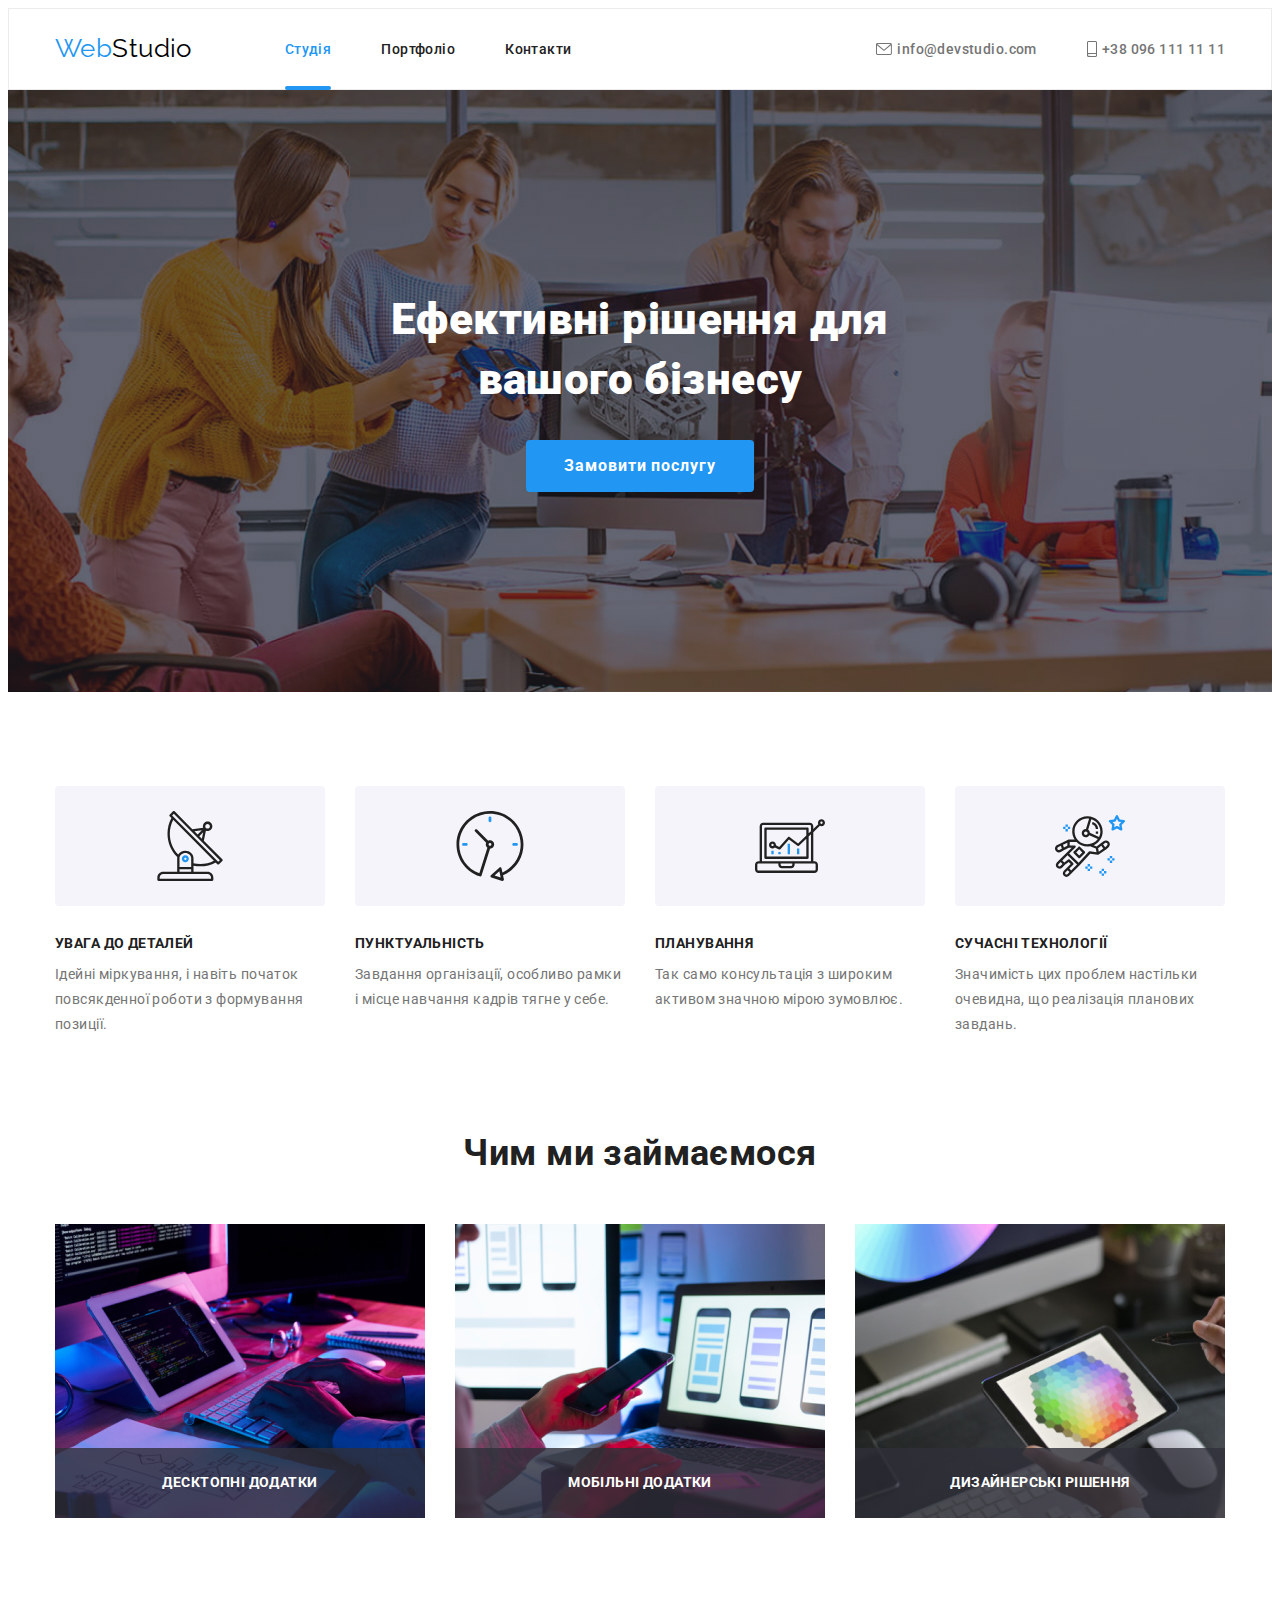
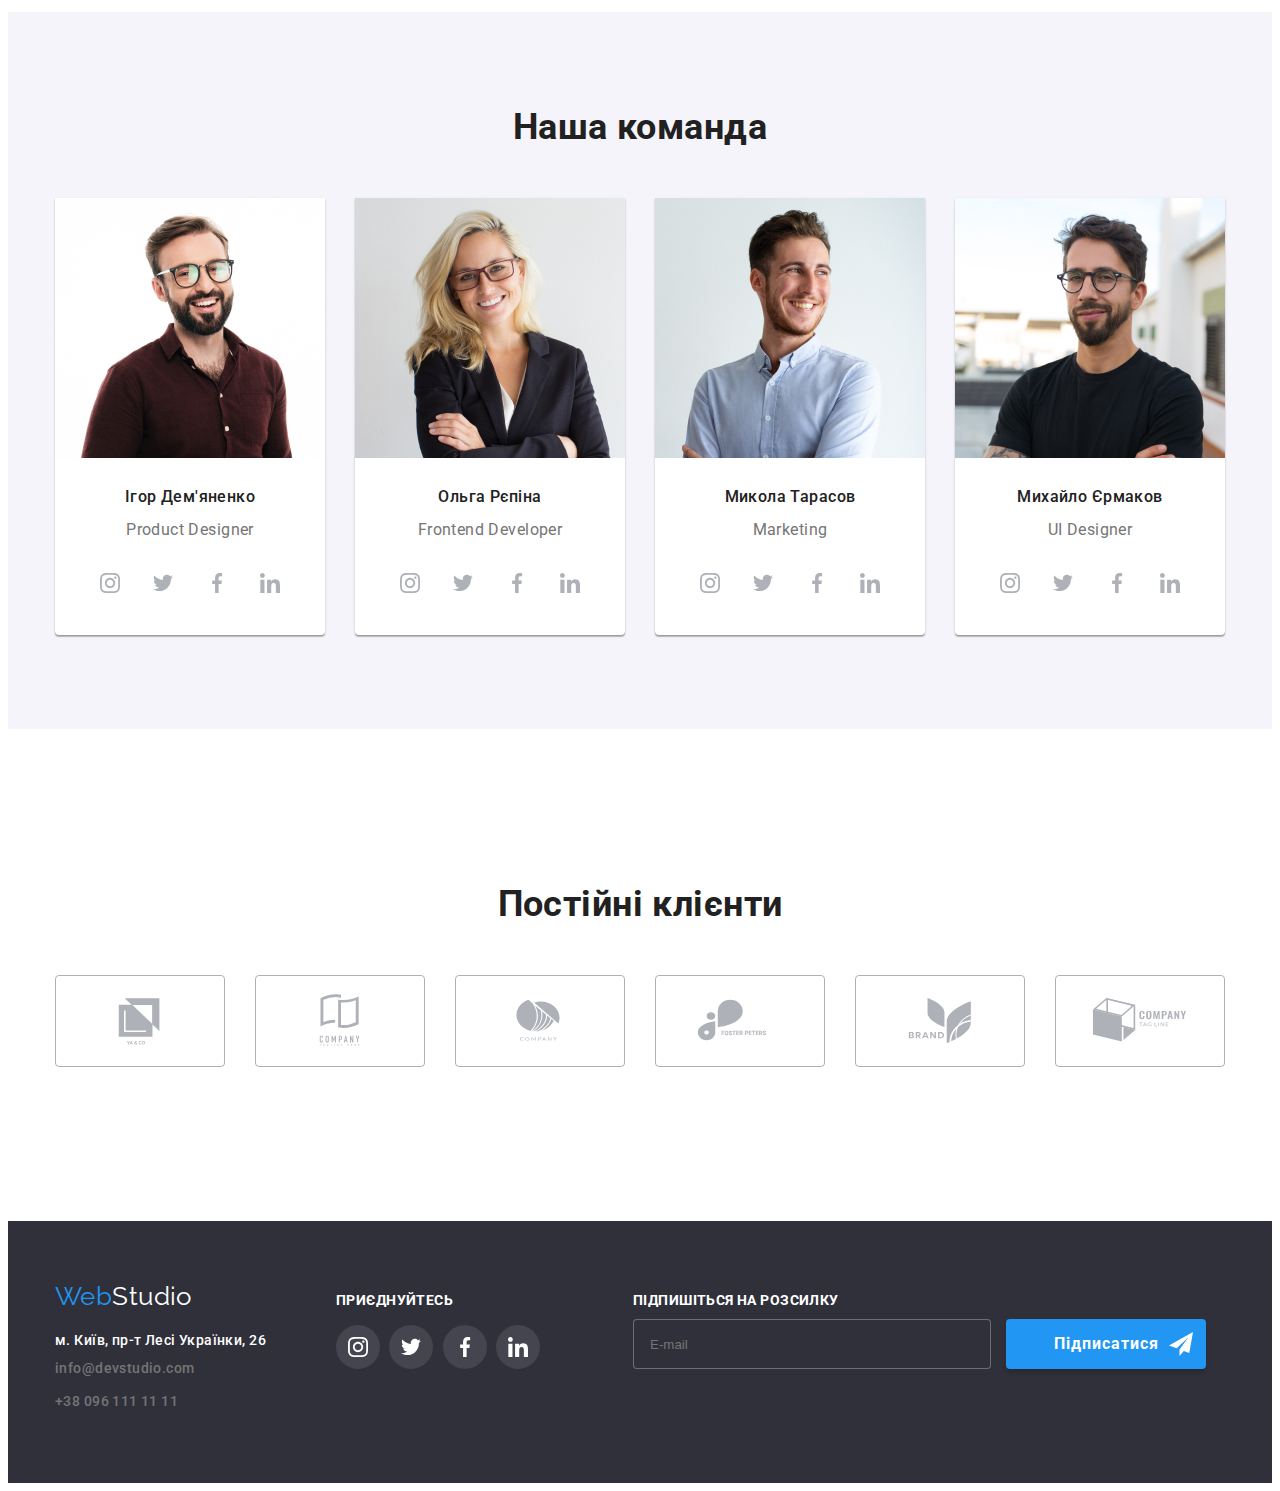
<file: index.html>
<!DOCTYPE html>
<html lang="uk">
  <head>
    <meta charset="UTF-8" />
    <meta http-equiv="X-UA-Compatible" content="IE=edge" />
    <meta name="viewport" content="width=device-width, initial-scale=1.0" />
    <link rel="preconnect" href="https://fonts.googleapis.com" />
    <link rel="preconnect" href="https://fonts.gstatic.com" crossorigin />
    <link
      href="https://fonts.googleapis.com/css2?family=Raleway:wght@700&family=Roboto:wght@400;500;700;900&display=swap"
      rel="stylesheet"
    />
    <link
      rel="stylesheet"
      href="https://cdnjs.cloudflare.com/ajax/libs/modern-normalize/1.1.0/modern-normalize.min.css"
      integrity="sha512-wpPYUAdjBVSE4KJnH1VR1HeZfpl1ub8YT/NKx4PuQ5NmX2tKuGu6U/JRp5y+Y8XG2tV+wKQpNHVUX03MfMFn9Q=="
      crossorigin="anonymous"
      referrerpolicy="no-referrer"
    />
    <link rel="stylesheet" href="./css/main.min.css" />
    <title>Document</title>
  </head>

  <body>
<!--Header-->
    <header class="line">
      <div class="container main-nav">
        <a class="logo" href="./index.html" lang="en"
          >Web<span class="logo-studio">Studio</span></a
        >
        <nav>
          <ul class="site-nav">
            <li class="site-nav__item">
              <a class="site-nav__current-link" href="./index.html"> Студія</a>
            </li>
            <li class="site-nav__item">
              <a class="site-nav__link" href="./portfolio.html"> Портфоліо</a>
            </li>
            <li class="site-nav__item">
              <a class="site-nav__link" href="contacts"> Контакти</a>
            </li>
          </ul>
        </nav>
        <ul class="contact-nav">
          <li class="contact-nav__item">
            <a class="contact-nav__link" href="mailto:info@devstudio.com">
             <svg width="16" height="12" class="contact-nav__icon">
              <use href="./images/icons.svg#mail"></use>
             </svg>
              info@devstudio.com</a>
          </li>
          <li class="contact-nav__item">
            <a class="contact-nav__link" href="tel:+380961111111">
              <svg width="10" height="16" class="contact-nav__icon">
                <use href="./images/icons.svg#smartphone"></use>
              </svg> +38 096 111 11 11</a>
          </li>
        </ul>
          <button class="menu-mobile__button js-open-menu" >
          <svg class="menu-mobile__icon" width="44" height="44">
            <use href="./images/icons.svg#menu-mobile"></use>
          </svg></button>
      </div>
    </header>

<!--Main content-->
    <main>
<!--Hero-->
      <section class="hero">
        <h1 class="hero__title">Ефективні рішення для <br />вашого бізнесу</h1>
        <button type="button" class="hero__button" data-modal-open >Замовити послугу</button>
      </section>

<!-- Особливості-->
      <section class="sections features-section">
        <div class="container">
          <h2 class="visually-hidden">Переваги</h2>
          <ul class="features">
            <li class="features__item">
              <div class="features__icon-block">
                <svg width="70" height="70" class="features__icon">
                  <use href="./images/icons.svg#antenna"></use>
                </svg></div>
                <h3 class="features__title">увага до деталей</h3>
                    <p class="features-text">
                 Ідейні міркування, і навіть початок повсякденної роботи з
                 формування позиції.
                   </p>
            </li>
            <li class="features__item">
             <div class="features__icon-block">
              <svg width="70" height="70" class="features__icon">
                <use href="./images/icons.svg#clock"></use>
              </svg>
             </div> 
             <h3 class="features__title">пунктуальність</h3>
              <p class="features-text">
                Завдання організації, особливо рамки і місце навчання кадрів
                тягне у себе.
              </p>
            </li>
            <li class="features__item">
               <div class="features__icon-block">
                <svg width="70" height="70" class="features__icon">
                <use href="./images/icons.svg#diagram"></use>
              </svg></div>
              <h3 class="features__title">планування</h3>
              <p class="features-text">
                Так само консультація з широким активом значною мірою зумовлює.
              </p>
            </li>
            <li class="features__item">
              <div class="features__icon-block">
                <svg width="70" height="70" class="features__icon">
                <use href="./images/icons.svg#astronaut"></use>
              </svg></div>
              <h3 class="features__title">сучасні технології</h3>
              <p class="features-text">
                Значимість цих проблем настільки очевидна, що реалізація
                планових завдань.
              </p>
            </li>
          </ul>
        </div>
      </section>

<!-- Опис діяльності -->
      <section class="sections activity__section">
        <div class="container">
          <h2 class="title">Чим ми займаємося</h2>
          <ul class="activity">
            <li class="activity__item">
              <div class="activity__img">
                <picture>
                  <source 
                    media="(min-width: 1200px )" 
                    srcset="images\feature\imgact1x.jpg 1x, images\feature\imgact2x.jpg 2x" 
                    type="image/jpg">
                  <img 
                src="./images/feature/desctop.jpg"
                alt="Десктопні додатки"
                width="370"
              /></picture>
              <p class="activity__overlay">десктопні додатки</p>
              </div>         
            </li>
            <li class="activity__item">
              <div class="activity__img">
                <picture>
                  <source 
                    media="(min-width: 1200px )" 
                    srcset="images\feature\imgact1x-1.jpg 1x, images\feature\imgact2x-1.jpg 2x" 
                    type="image/jpg"> <img
                src="./images/feature/apps.jpg"
                alt="мобільні додатки"
                width="370"
              /></picture>
              <p class="activity__overlay">мобільні додатки</p>
              </div>
            </li>
            <li class="activity__item">
              <div class="activity__img">
                <picture>
                  <source 
                    media="(min-width: 1200px )" 
                    srcset="images\feature\imgact1x-2.jpg 1x, images\feature\imgact2x-2.jpg 2x" 
                    type="image/jpg"><img
                src="./images/feature/design.jpg"
                alt="дизайнерські рішення"
                width="370"
              /></picture>
              <p class="activity__overlay">дизайнерські рішення</p>
              </div>
            </li>
          </ul>
        </div>
      </section>

<!--Команда-->
      <section class="sections team-bgc">
        <div class="container team-part">
          <h2 class="title">Наша команда</h2>
          <ul class="team">
            <li class="team__item">
              <picture>
                <source media="(min-width: 1200px)" 
                        srcset="images/team/proddesc1x270.jpg 1x, images/team/proddesc2x540.jpg 2x" 
                        type="image/jpg">
                <source media="(min-width: 768px)" 
                        srcset="images/team/prodtab1x354.jpg 1x, images/team/prodtab2x708.jpg 2x" 
                        type="image/jpg">
                <source media="(min-width: 480px)" 
                        srcset="images/team/prodmob1x450.jpg 1x, images/team/prodmob2x900.jpg 2x" 
                        type="image/jpg">
                <source media="(min-width: 320px)" 
                        srcset="images/team/proddesc1x270.jpg 1x, images/team/proddesc2x540.jpg 2x" 
                        type="image/jpg">
              <img
                src="./images/team/proddesc1x270.jpg"
                alt="Дизайнер продукту"
                loading="lazy"
              /></picture>
              <div class="team__description">
                <h3 class="team__name">Ігор Дем'яненко</h3>
              <p>Product Designer</p>
            <ul class="socials">
              <li class="socials__item"><a class="socials__link" href=""><svg class="socials__icon" width="20" height="20" ><use href="./images/icons.svg#instagram"></use></svg></a></li>
              <li class="socials__item"><a class="socials__link" href=""><svg class="socials__icon" width="20" height="20"><use href="./images/icons.svg#twitter"></use></svg></a></li>
              <li class="socials__item"><a class="socials__link" href=""><svg class="socials__icon" width="20" height="20"><use href="./images/icons.svg#facebook"></use></svg></a></li>
              <li class="socials__item"><a class="socials__link" href=""><svg class="socials__icon" width="20" height="20"><use href="./images/icons.svg#linkedin"></use></svg></a></li>
            </ul></div>
            </li>
            <li class="team__item">
              <picture>
                <source media="(min-width: 1200px)" 
                        srcset="images/team/deVdesc1x270.jpg 1x, images/team/deVdesc2x540.jpg 2x" 
                        type="image/jpg">
                <source media="(min-width: 768px)" 
                        srcset="images/team/deVtab1x354.jpg 1x, images/team/deVtab2x708.jpg 2x" 
                        type="image/jpg">
                <source media="(min-width: 480px)" 
                        srcset="images/team/deVmob1x450.jpg 1x, images/team/deVmob2x900.jpg 2x" 
                        type="image/jpg">
                <source media="(min-width: 320px)" 
                        srcset="images/team/deVdesc1x270.jpg 1x, images/team/deVdesc2x540.jpg 2x" 
                        type="image/jpg">
              <img
                src="./images/team/deVdesc1x270.jpg"
                alt="Фронтенд розробник"
                 loading="lazy"
              /></picture>
             <div class="team__description"> <h3 class="team__name">Ольга Рєпіна</h3>
              <p>Frontend Developer</p>
            <ul class="socials">
              <li class="socials__item"><a class="socials__link" href=""><svg class="socials__icon" width="20" height="20" ><use href="./images/icons.svg#instagram"></use></svg></a></li>
              <li class="socials__item"><a class="socials__link" href=""><svg class="socials__icon" width="20" height="20"><use href="./images/icons.svg#twitter"></use></svg></a></li>
              <li class="socials__item"><a class="socials__link" href=""><svg class="socials__icon" width="20" height="20"><use href="./images/icons.svg#facebook"></use></svg></a></li>
              <li class="socials__item"><a class="socials__link" href=""><svg class="socials__icon" width="20" height="20"><use href="./images/icons.svg#linkedin"></use></svg></a></li>
            </ul></div>
            </li>
            <li class="team__item">
              <picture>
                <source media="(min-width: 1200px)" 
                        srcset="images/team/mardesc1x270.jpg 1x, images/team/mardesc2x540.jpg 2x" 
                        type="image/jpg">
                <source media="(min-width: 768px)" 
                        srcset="images/team/martab1x354.jpg 1x, images/team/martab2x708.jpg 2x" 
                        type="image/jpg">
                <source media="(min-width: 480px)" 
                        srcset="images/team/marmob1x450.jpg 1x, images/team/marmob2x900.jpg 2x" 
                        type="image/jpg">
                <source media="(min-width: 320px)" 
                        srcset="images/team/mardesc1x270.jpg 1x, images/team/mardesc2x540.jpg 2x" 
                        type="image/jpg">
              <img
                src="./images/team//mardesc1x270.jpg"
                alt="Маркетинг"
                 loading="lazy"
              /></picture>
              <div class="team__description"> 
                <h3 class="team__name">Микола Тарасов</h3>
              <p>Marketing</p>
            <ul class="socials">
              <li class="socials__item"><a class="socials__link" href=""><svg class="socials__icon" width="20" height="20" ><use href="./images/icons.svg#instagram"></use></svg></a></li>
              <li class="socials__item"><a class="socials__link" href=""><svg class="socials__icon" width="20" height="20"><use href="./images/icons.svg#twitter"></use></svg></a></li>
              <li class="socials__item"><a class="socials__link" href=""><svg class="socials__icon" width="20" height="20"><use href="./images/icons.svg#facebook"></use></svg></a></li>
              <li class="socials__item"><a class="socials__link" href=""><svg class="socials__icon" width="20" height="20"><use href="./images/icons.svg#linkedin"></use></svg></a></li>
            </ul></div>
              </li>
            <li class="team__item">
              <picture>
                <source media="(min-width: 1200px)" 
                        srcset="images/team/desdesc1x270.jpg 1x, images/team/desdesc2x540.jpg 2x" 
                        type="image/jpg">
                <source media="(min-width: 768px)" 
                        srcset="images/team/destab1x354.jpg 1x, images/team/destab2x708.jpg 2x" 
                        type="image/jpg">
                <source media="(min-width: 480px)" 
                        srcset="images/team/desmob1x450.jpg 1x, images/team/desmob2x900.jpg 2x" 
                        type="image/jpg">
                <source media="(min-width: 320px)" 
                        srcset="images/team/desdesc1x270.jpg 1x, images/team/desdesc2x540.jpg 2x" 
                        type="image/jpg">    
              <img
                src="./images/team/desdesc1x270.jpg"
                alt="Дизайнер інтерфейсу"
                 loading="lazy"
              /></picture>
              <div class="team__description">
                <h3 class="team__name">Михайло Єрмаков</h3>
              <p>UI Designer</p>
            <ul class="socials">
              <li class="socials__item"><a class="socials__link" href=""><svg class="socials__icon" width="20" height="20" ><use href="./images/icons.svg#instagram"></use></svg></a></li>
              <li class="socials__item"><a class="socials__link" href=""><svg class="socials__icon" width="20" height="20"><use href="./images/icons.svg#twitter"></use></svg></a></li>
              <li class="socials__item"><a class="socials__link" href=""><svg class="socials__icon" width="20" height="20"><use href="./images/icons.svg#facebook"></use></svg></a></li>
              <li class="socials__item"><a class="socials__link" href=""><svg class="socials__icon" width="20" height="20"><use href="./images/icons.svg#linkedin"></use></svg></a></li>
            </ul></div>
            </li>
          </ul>
        </div>
      </section>
<!-- Клієнти -->
      <section class="sections">
        <div class="container clients-part">
          <h2 class="title">Постійні клієнти</h2>
        <ul class="clients">
          <li class="clients__item"><a class="clients__link" href=""><svg width="106" height="60" >
            <use href="./images/icons.svg#logo-1"></use>
          </svg></a></li>
          <li class="clients__item"><a class="clients__link" href=""><svg width="106" height="60" >
            <use href="./images/icons.svg#logo-2"></use>
          </svg></a></li>
          <li class="clients__item"><a class="clients__link" href=""><svg width="106" height="60" >
            <use href="./images/icons.svg#logo-3"></use>
          </svg></a></li>
          <li class="clients__item"><a class="clients__link" href=""><svg width="106" height="60" >
            <use href="./images/icons.svg#logo-4"></use>
          </svg></a></li>
          <li class="clients__item"><a class="clients__link" href=""><svg width="106" height="60" >
            <use href="./images/icons.svg#logo-5"></use>
          </svg></a></li>
          <li class="clients__item"><a class="clients__link" href=""><svg width="106" height="60" >
            <use href="./images/icons.svg#logo-6"></use>
          </svg></a></li>
        </ul>
      </div>
      </section>
    </main>

<!-- Footer -->
    <footer class="footer">
      <div class="container footer-nav"> 
         <div class="footer__navigation">  
          <a class="logo footer__logo" href="portfolio.html" lang="en"
          >Web<span class="footer__logo-studio">Studio</span></a>
       <address>
          <ul>
            <li class="footer__item">
              <a class="footer__contacts address" href="#"> м. Київ, пр-т Лесі Українки, 26</a>
            </li>
            <li class="footer__item">
              <a class="footer__contacts" href="mailto:info@devstudio.com">
                info@devstudio.com</a
              >
            </li>
            <li class="footer__item">
              <a class="footer__contacts" href="tel:+380961111111">
                +38 096 111 11 11</a
              >
            </li>
          </ul>
        </address>
      </div> 
        <div class="footer-socials">
          <p class="join">Приєднуйтесь</p>
        <ul class="footer__socials-list">
          <li class="socials__item"><a class="footer__socials-link" href="#"><svg class="socials-icon" width="20" height="20" ><use href="./images/icons.svg#instagram"></use></svg></a></li>
          <li class="socials__item"><a class="footer__socials-link" href="#"><svg class="socials-icon" width="20" height="20" ><use href="./images/icons.svg#twitter"></use></svg></a></li>
          <li class="socials__item"><a class="footer__socials-link" href="#"><svg class="socials-icon" width="20" height="20" ><use href="./images/icons.svg#facebook"></use></svg></a></li>
          <li class="socials__item"><a class="footer__socials-link" href="#"><svg class="socials-icon" width="20" height="20" ><use href="./images/icons.svg#linkedin"></use></svg></a></li>
        </ul>
      </div>  
      <div class="footer-subscribe">
        <form class="footer-subscribe__form" name="subscribe-form">
          <p class="join">Підпишіться на розсилку</p>
            <input name="mail"
          id="mail" 
          type="email" 
          placeholder="E-mail"
          class="footer__subscribe-input"
          >
            <button type="submit" class="footer__button">Підписатися 
              <span>
            <svg class="icon-send" width="24" height="24">
              <use href="./images/icons.svg#send"></use>
            </svg>
         </span></button>
        </form>
      </div>
      </div>
    </footer>
    <div class="backdrop is-hidden" data-modal>
          <div class="modal">
           <button class="modal-close" data-modal-close><svg width="18" height="18">
            <use href="./images/icons.svg#close"></use>
           </svg></button>
           <form name="form-personal-data" class="modal-form">
            <p class="modal-form__title">Залиште свої дані, ми вам передзвонимо</p>
            <label for="user-name" class="modal-form__input-label">Ім'я</label>
            <div class="modal-form__block"> 
            <input name="user-name" 
                   id="user-name"
                   type="text" 
                   class="modal-form__input" 
                   >
                   <svg class="modal-form__icon" width="18" height="18">
                    <use href="./images/icons.svg#person"></use>
                   </svg></div>
            <label for="user-tel" class="modal-form__input-label">Номер</label>
           <div class="modal-form__block"> 
            <input name="user-tel" 
                   id="user-tel"
                   type="tel" 
                   class="modal-form__input" 
                  >
                  <svg class="modal-form__icon" width="18" height="18">
                    <use href="./images/icons.svg#phone"></use>
                   </svg></div>
            <label for="user-mail" class="modal-form__input-label">Пошта</label>
            <div class="modal-form__block"> 
            <input name="user-mail" 
                   id="user-mail"
                   type="email" 
                   class="modal-form__input" 
                  >
                  <svg class="modal-form__icon" width="18" height="18">
                    <use href="./images/icons.svg#email"></use>
                   </svg></div>
            <label for="comment"  class="modal-form__input-label">Коментар</label>
            <textarea name="comment" 
                      id="comment"
                      placeholder="Введіть текст"
                      class="modal-form__comment"></textarea>
            <label for="terms" class="modal-form__terms">
              <input type="checkbox"
                   id="terms" 
                   name="terms" 
                   value="terms"
                   class="terms-input visually-hidden">
            <span class="terms-check">
              <svg class="check-icon" width="20" height="15">
                <use href="./images/icons.svg#check"></use>
              </svg>
            </span>
            <span>Погоджуюся з розсилкою та приймаю <a class="terms-link" href="#">Умови договору</a></span>
            </label>
           <button type="submit" class="modal-button">Відправити</button>
           </form>
          </div>
        </div>
        <div class="menu-container js-menu-container" id="menu-container">
          <button class="menu__button-close js-close-menu" >
            <svg class="menu__icon" width="25" height="25" >
              <use href="./images/icons.svg#close"></use>
            </svg></button>
          <ul class="menu__list">
            <li class="menu__item"><a href="./index.html" class="menu__link">Студія</a></li>
            <li class="menu__item"><a href="./portfolio.html" class="menu__link">Портфоліо</a></li>
            <li class="menu__item"><a href="contacts" class="menu__link">Контакти</a></li>
          </ul>
          <div class="menu__nav">
         <ul class="menu__contacts">
            <li class="menu__contacts-item"><a href="tel:+380961111111" class="menu__contacts-link">+38 096 111 11 11</a></li>
            <li class="menu__contacts-item"><a href="mailto:info@devstudio.com" class="menu__contacts-link email">info@devstudio.com</a></li>
         </ul>
          <ul class="menu__socials">
            <li class="menu__socials-item"><a href="" class="menu__socials-link">Instagram</a></li>
            <li class="menu__socials-item"><a href="" class="menu__socials-link">Twitter</a></li>
            <li class="menu__socials-item"><a href="" class="menu__socials-link">Facebook</a></li>
            <li class="menu__socials-item"><a href="" class="menu__socials-link">LinkedIn</a></li>
          </ul>
        </div>
        </div>
      </div>
    <script src="./js/modal.js"></script>
    <script src="./js/menu-mobile.js"></script>
  </body>
</html>
</file>
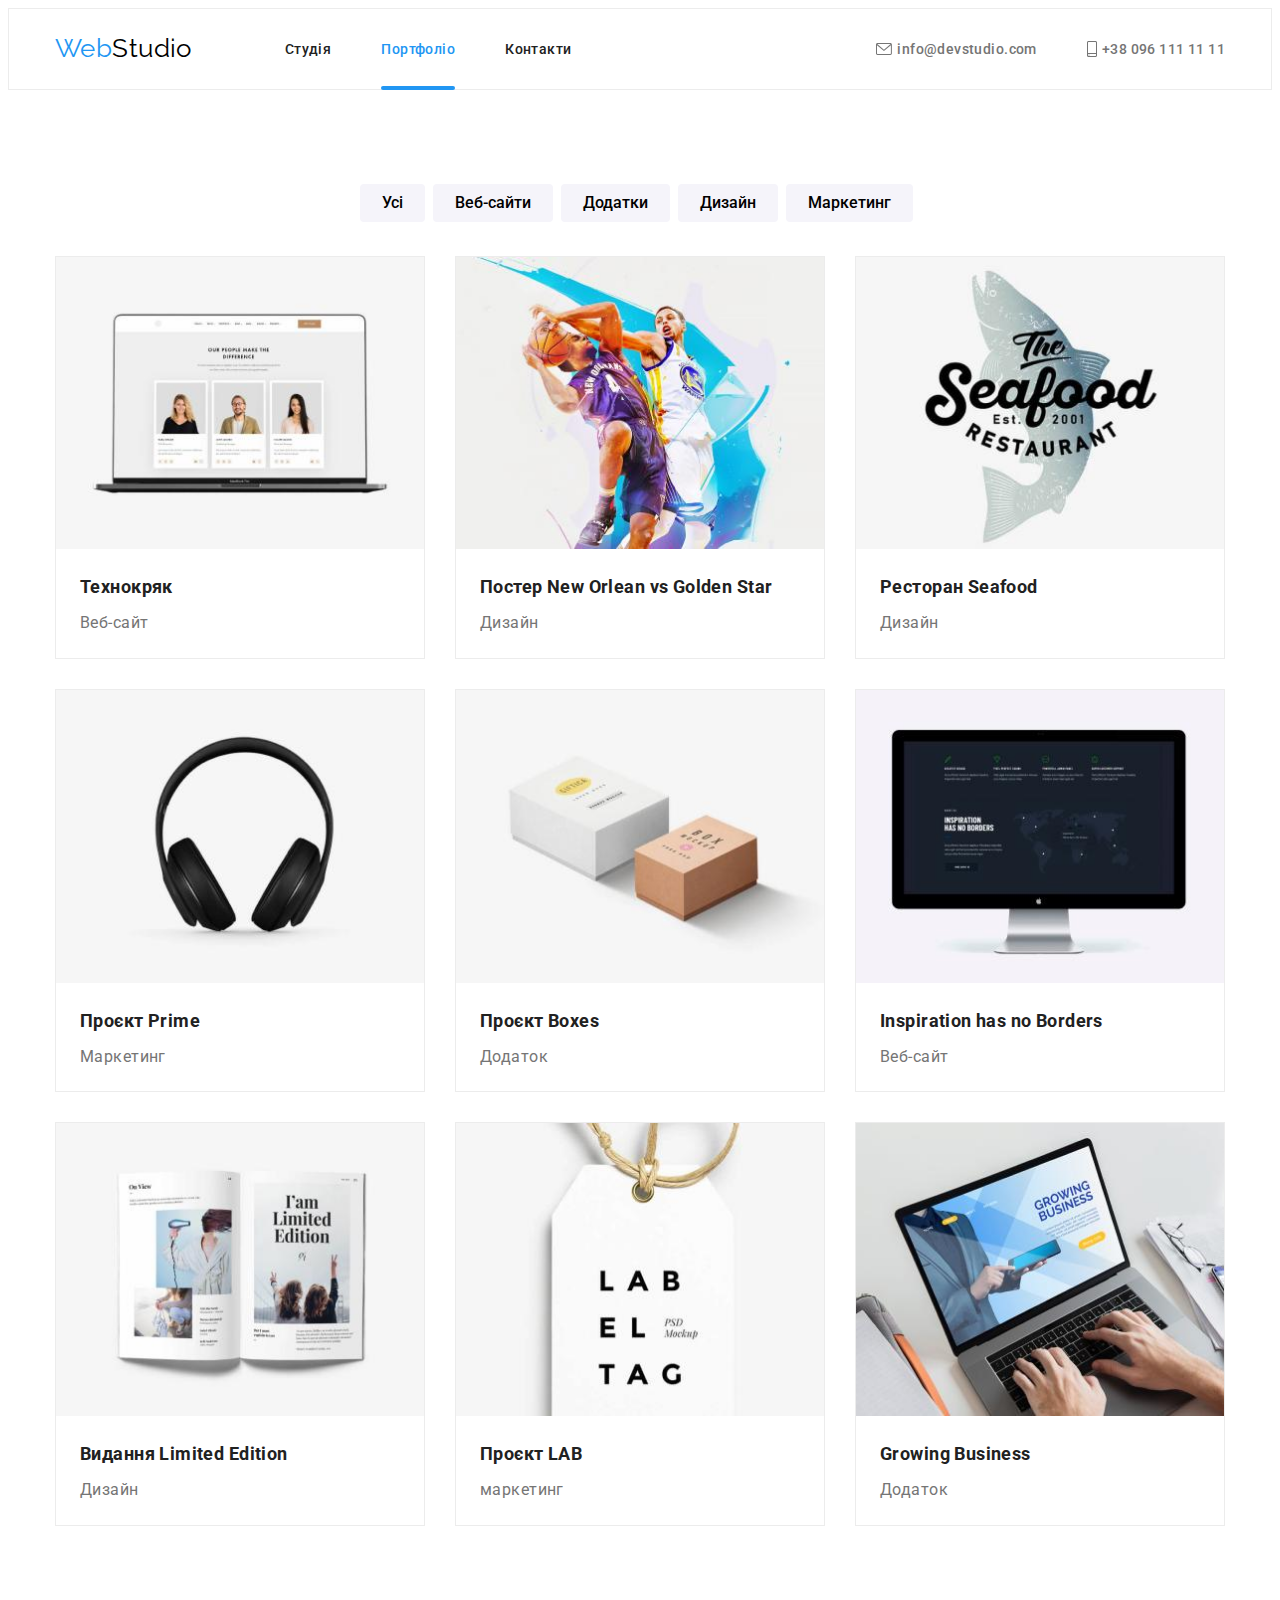
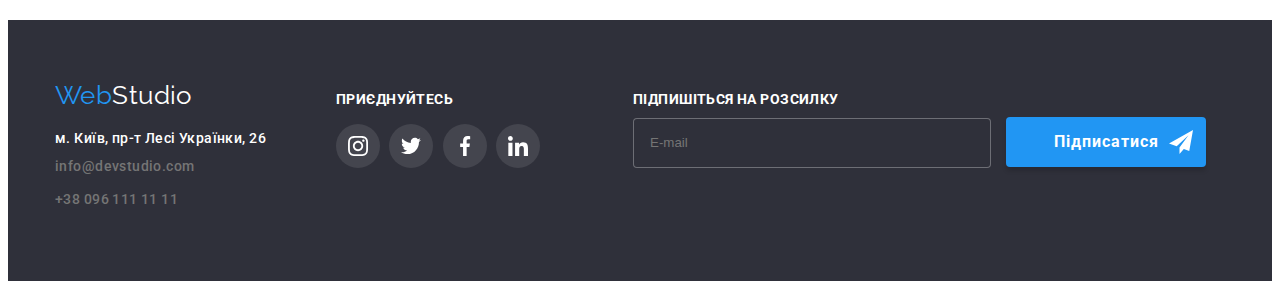
<file: portfolio.html>
<!DOCTYPE html>
<html lang="uk">
  <head>
    <meta charset="UTF-8" />
    <meta http-equiv="X-UA-Compatible" content="IE=edge" />
    <meta name="viewport" content="width=device-width, initial-scale=1.0" />
    <link rel="preconnect" href="https://fonts.googleapis.com" />
    <link rel="preconnect" href="https://fonts.gstatic.com" crossorigin />
    <link
      href="https://fonts.googleapis.com/css2?family=Raleway:wght@700&family=Roboto:wght@400;500;700;900&display=swap"
      rel="stylesheet"
    />
    <link
      rel="stylesheet"
      href="https://cdnjs.cloudflare.com/ajax/libs/modern-normalize/1.1.0/modern-normalize.min.css"
      integrity="sha512-wpPYUAdjBVSE4KJnH1VR1HeZfpl1ub8YT/NKx4PuQ5NmX2tKuGu6U/JRp5y+Y8XG2tV+wKQpNHVUX03MfMFn9Q=="
      crossorigin="anonymous"
      referrerpolicy="no-referrer"
    />
    <link rel="stylesheet" href="./css/main.min.css" />
    <title>Портфоліо</title>
  </head>
  <body>
<!--Header-->
    <header class="line">
      <div class="container main-nav">
        <a class="logo" href="./index.html" lang="en"
          >Web<span class="logo-studio">Studio</span></a
        >
        <nav>
          <ul class="site-nav">
            <li class="site-nav__item">
              <a class="site-nav__link" href="./index.html"> Студія</a>
            </li>
            <li class="site-nav__item">
              <a class="site-nav__current-link" href="./portfolio.html"> Портфоліо</a>
            </li>
            <li class="site-nav__item">
              <a class="site-nav__link" href="contacts"> Контакти</a>
            </li>
          </ul>
        </nav>
        <ul class="contact-nav">
          <li class="contact-nav__item">
            <a class="contact-nav__link" href="mailto:info@devstudio.com">
             <svg width=16 height=12 class="contact-nav__icon">
              <use href="./images/icons.svg#mail"></use>
             </svg>
              info@devstudio.com</a>
          </li>
          <li class="contact-nav__item">
            <a class="contact-nav__link" href="tel:+380961111111">
              <svg width=10 height=16 class="contact-nav__icon">
                <use href="./images/icons.svg#smartphone"></use>
              </svg> +38 096 111 11 11</a>
          </li>
        </ul>
      </div>
    </header>

<!--Main content-->
    <main>
      <section class="sections">
        <div class="container">
          <h1 class="visually-hidden">Портфоліо</h1>
          <ul class="filter">
            <li><button class="filter__button" type="button">Усі</button></li>
            <li><button class="filter__button" type="button">Веб-сайти</button></li>
            <li><button class="filter__button" type="button">Додатки</button></li>
            <li><button class="filter__button" type="button">Дизайн</button></li>
            <li><button class="filter__button" type="button">Маркетинг</button></li>
          </ul>

<!--Menu-->
          <ul class="card">
           <li class="card__item">
            <a  class="card__link" href="#">
                <div class="card__overlay">
                  <img
                  src="./images/portfolio/technokryak.jpg"
                  alt="Макбук"
                  width="370"
                />
                <p class="card__text">Ресурс пропонує комплексні пропозиції з різним рівнем функціоналу та сервісів. Все це дозволить відвідувачу отримати вичерпні відомості про компанію чи приватну особу.</p>
              </div>
                <div class="card__content">
                  <h2 class="card__title">Технокряк</h2>
                <p>Веб-сайт</p></div>
            </a>
            </li>
            <li  class="card__item">
              <a  class="card__link" href="#">
                <div class="card__overlay">
                <img
                  src="./images/portfolio/bascketball-players.jpg"
                  alt="баскетбольні гравці"
                  width="370"
                /> 
                <p class="card__text">Ресурс пропонує комплексні пропозиції з різним рівнем функціоналу та сервісів. Все це дозволить відвідувачу отримати вичерпні відомості про компанію чи приватну особу.</p>
              </div>
                <div class="card__content">
                  <h2 class="card__title">Постер New Orlean vs Golden Star</h2>
                <p>Дизайн</p></div></a>
            </li>
            <li class="card__item">
              <a  class="card__link" href="#">
              <div class="card__overlay">
                <img
                  src="./images/portfolio/seafood-restaurant.jpg"
                  alt="вивіска ресторану"
                  width="370"
                /> <p class="card__text">Ресурс пропонує комплексні пропозиції з різним рівнем функціоналу та сервісів. Все це дозволить відвідувачу отримати вичерпні відомості про компанію чи приватну особу.</p></div>
                <div class="card__content">
                  <h2 class="card__title">Ресторан Seafood</h2>
                <p>Дизайн</p></div></a>
            </li>
            <li class="card__item">
              <a  class="card__link" href="#">
             <div class="card__overlay">
                <img
                  src="./images/portfolio/headphones.jpg"
                  alt="навушники"
                  width="370"
                /> <p class="card__text">Ресурс пропонує комплексні пропозиції з різним рівнем функціоналу та сервісів. Все це дозволить відвідувачу отримати вичерпні відомості про компанію чи приватну особу.</p></div>
                <div class="card__content">
                  <h2 class="card__title">Проєкт Prime</h2>
                <p>Маркетинг</p></div></a>
            </li>
            <li class="card__item">
              <a  class="card__link" href="#">
                <div class="card__overlay">
             <img
                  src="./images/portfolio/boxes.jpg"
                  alt="коробки"
                  width="370"
                /> <p class="card__text">Ресурс пропонує комплексні пропозиції з різним рівнем функціоналу та сервісів. Все це дозволить відвідувачу отримати вичерпні відомості про компанію чи приватну особу.</p></div>
                <div class="card__content">
                  <h2 class="card__title">Проєкт Boxes</h2>
                <p>Додаток</p></div></a>
            </li>
            <li class="card__item">
              <a  class="card__link" href="#">
              <div class="card__overlay">
                <img
                  src="./images/portfolio/mac.jpg"
                  alt="Макінтош"
                  width="370"
                /> <p class="card__text">Ресурс пропонує комплексні пропозиції з різним рівнем функціоналу та сервісів. Все це дозволить відвідувачу отримати вичерпні відомості про компанію чи приватну особу.</p></div>
                <div class="card__content">
                  <h2 class="card__title">Inspiration has no Borders</h2>
                <p>Веб-сайт</p></div></a>
            </li>
            <li class="card__item">
              <a  class="card__link" href="#">
              <div class="card__overlay">
                <img
                  src="./images/portfolio/book.jpg"
                  alt="books"
                  width="370"
                /> <p class="card__text">Ресурс пропонує комплексні пропозиції з різним рівнем функціоналу та сервісів. Все це дозволить відвідувачу отримати вичерпні відомості про компанію чи приватну особу.</p></div>
                <div class="card__content">
                  <h2 class="card__title">Видання Limited Edition</h2>
                <p>Дизайн</p></div></a>
            </li>
            <li class="card__item">
              <a  class="card__link" href="#">
              <div class="card__overlay">
                <img
                  src="./images/portfolio/label.jpg"
                  alt="етикетка"
                  width="370"
                /> <p class="card__text">Ресурс пропонує комплексні пропозиції з різним рівнем функціоналу та сервісів. Все це дозволить відвідувачу отримати вичерпні відомості про компанію чи приватну особу.</p></div>
                <div class="card__content">
                  <h2 class="card__title">Проєкт LAB</h2>
                <p>маркетинг</p></div></a>
            </li>
            <li class="card__item">
              <a  class="card__link" href="#">
              <div class="card__overlay">
                <img
                  src="./images/portfolio/browsing-business.jpg"
                  alt="макбук з бізнес сайтом на екрані"
                  width="370"
                /> <p class="card__text">Ресурс пропонує комплексні пропозиції з різним рівнем функціоналу та сервісів. Все це дозволить відвідувачу отримати вичерпні відомості про компанію чи приватну особу.</p></div>
                <div class="card__content">
                  <h2 class="card__title">Growing Business</h2>
                <p>Додаток</p></div></a>
            </li>
          </ul>
        </div>
      </section>
    </main>
    
<!-- Footer -->
     <footer class="footer">
      <div class="container footer-nav"> 
         <div>  
          <a class="logo footer__logo" href="portfolio.html" lang="en"
          >Web<span class="footer__logo-studio">Studio</span></a>
       <address>
          <ul>
            <li>
              <a class="footer__contacts address" href="#"> м. Київ, пр-т Лесі Українки, 26</a>
            </li>
            <li>
              <a class="footer__contacts" href="mailto:info@devstudio.com">
                info@devstudio.com</a
              >
            </li>
            <li>
              <a class="footer__contacts" href="tel:+380961111111">
                +38 096 111 11 11</a
              >
            </li>
          </ul>
        </address>
      </div> 
        <div class="footer-socials">
          <p class="join">Приєднуйтесь</p>
        <ul class="footer__socials-list">
          <li class="socials__item"><a class="footer__socials-link" href="#"><svg class="socials-icon" width="20" height="20" ><use href="./images/icons.svg#instagram"></use></svg></a></li>
          <li class="socials__item"><a class="footer__socials-link" href="#"><svg class="socials-icon" width="20" height="20" ><use href="./images/icons.svg#twitter"></use></svg></a></li>
          <li class="socials__item"><a class="footer__socials-link" href="#"><svg class="socials-icon" width="20" height="20" ><use href="./images/icons.svg#facebook"></use></svg></a></li>
          <li class="socials__item"><a class="footer__socials-link" href="#"><svg class="socials-icon" width="20" height="20" ><use href="./images/icons.svg#linkedin"></use></svg></a></li>
        </ul>
      </div>  
      <div class="footer-subscribe">
        <form name="subscribe-form">
          <p class="join">Підпишіться на розсилку</p>
            <input name="mail"
          id="mail" 
          type="email" 
          placeholder="E-mail"
          class="footer__subscribe-input"
          >
            <button type="submit" class="footer__button">Підписатися 
              <span>
            <svg class="icon-send" width="24" height="24">
              <use href="./images/icons.svg#send"></use>
            </svg>
         </span></button>
        </form>
      </div>
      </div>
    </footer>
  </body>
</html>
</file>
<file: css/main.min.css>
.visually-hidden{position:absolute;white-space:nowrap;width:1px;height:1px;overflow:hidden;border:0;padding:0;clip:rect(0 0 0 0);-webkit-clip-path:inset(50%);clip-path:inset(50%);margin:-1px}.html{-webkit-box-sizing:border-box;box-sizing:border-box}*,*::before,*::after{-webkit-box-sizing:inherit;box-sizing:inherit}body{font-family:"Roboto",sans-serif;background-color:#fff;color:#212121;font-size:14px;letter-spacing:.03em}a{text-decoration:none}h1,h2,h3,p{margin:0}p{font-size:16px;color:#757575;line-height:1.8}ul{list-style-type:none;margin:0;padding:0}img{display:block;width:100%;height:auto}.container{-webkit-box-sizing:border-box;box-sizing:border-box;padding-left:15px;padding-right:15px;margin-left:auto;margin-right:auto}@media screen and (min-width: 320px)and (max-width: 479px){.container{width:320px;display:-webkit-box;display:-ms-flexbox;display:flex}}@media screen and (min-width: 480px){.container{width:480px}}@media screen and (min-width: 768px){.container{width:768px}}@media screen and (min-width: 1200px){.container{width:1200px}}@media screen and (min-width: 480px){.sections{padding-top:60px;padding-bottom:60px}}@media screen and (min-width: 1200px){.sections{padding-top:94px;padding-bottom:94px}}.main-nav{display:-webkit-inline-box;display:-ms-inline-flexbox;display:inline-flex;-webkit-box-align:center;-ms-flex-align:center;align-items:center;-webkit-box-sizing:border-box;box-sizing:border-box}@media screen and (min-width: 320px)and (max-width: 479px){.main-nav{width:320px;display:-webkit-box;display:-ms-flexbox;display:flex;-webkit-box-pack:justify;-ms-flex-pack:justify;justify-content:space-between}}@media screen and (min-width: 480px)and (max-width: 767px){.main-nav{height:60px;width:100vw}}@media screen and (min-width: 768px)and (max-width: 1199px){.main-nav{height:80px}}@media screen and (min-width: 1200px){.main-nav{display:-webkit-box;display:-ms-flexbox;display:flex;width:1200px}}.line{border:1px solid #ececec}.hero__button{display:-webkit-inline-box;display:-ms-inline-flexbox;display:inline-flex;-webkit-box-align:center;-ms-flex-align:center;align-items:center;-webkit-box-pack:center;-ms-flex-pack:center;justify-content:center;cursor:pointer;text-align:center;color:#fff;font-family:inherit;font-weight:700;font-size:16px;line-height:1.8;letter-spacing:.06em;background:#2196f3;border-radius:4px;border:none;min-width:216px;height:50px;-webkit-transition-property:background-color;transition-property:background-color;-webkit-transition:-webkit-transform 250ms cubic-bezier(0.4, 0, 0.2, 1);transition:-webkit-transform 250ms cubic-bezier(0.4, 0, 0.2, 1);transition:transform 250ms cubic-bezier(0.4, 0, 0.2, 1);transition:transform 250ms cubic-bezier(0.4, 0, 0.2, 1), -webkit-transform 250ms cubic-bezier(0.4, 0, 0.2, 1)}.hero__button:hover,.hero__button:focus{background:#188ce8;-webkit-box-shadow:0px 4px 4px rgba(0,0,0,.15);box-shadow:0px 4px 4px rgba(0,0,0,.15)}@media screen and (max-width: 767px){.hero__button{width:200px}}.filter__button{margin-right:8px;cursor:pointer;padding:6px 22px;font-family:inherit;font-weight:500;font-size:16px;line-height:1.6;text-align:center;background:#f5f4fa;border-radius:4px;border:none;-webkit-transition-property:background-color;transition-property:background-color;-webkit-transition:-webkit-transform 250ms cubic-bezier(0.4, 0, 0.2, 1);transition:-webkit-transform 250ms cubic-bezier(0.4, 0, 0.2, 1);transition:transform 250ms cubic-bezier(0.4, 0, 0.2, 1);transition:transform 250ms cubic-bezier(0.4, 0, 0.2, 1), -webkit-transform 250ms cubic-bezier(0.4, 0, 0.2, 1)}.filter__button:hover,.filter__button:focus{color:#fff;background:#2196f3;-webkit-box-shadow:0px 3px 1px rgba(0,0,0,.1),0px 1px 2px rgba(0,0,0,.08),0px 2px 2px rgba(0,0,0,.12);box-shadow:0px 3px 1px rgba(0,0,0,.1),0px 1px 2px rgba(0,0,0,.08),0px 2px 2px rgba(0,0,0,.12);border-radius:4px}.footer__button{position:relative;display:-webkit-inline-box;display:-ms-inline-flexbox;display:inline-flex;-webkit-box-align:center;-ms-flex-align:center;align-items:center;-webkit-box-pack:center;-ms-flex-pack:center;justify-content:center;margin:0px;cursor:pointer;width:200px;height:50px;font-family:inherit;font-style:normal;font-weight:700;font-size:16px;line-height:1.87;letter-spacing:.06em;color:#fff;background-color:#2196f3;-webkit-box-shadow:0px 4px 4px rgba(0,0,0,.15);box-shadow:0px 4px 4px rgba(0,0,0,.15);border-radius:4px;border:none;-webkit-transition-property:background-color;transition-property:background-color;-webkit-transition:-webkit-transform 250ms cubic-bezier(0.4, 0, 0.2, 1);transition:-webkit-transform 250ms cubic-bezier(0.4, 0, 0.2, 1);transition:transform 250ms cubic-bezier(0.4, 0, 0.2, 1);transition:transform 250ms cubic-bezier(0.4, 0, 0.2, 1), -webkit-transform 250ms cubic-bezier(0.4, 0, 0.2, 1)}@media screen and (min-width: 1200px){.footer__button{margin-left:12px}}.modal-button{-webkit-box-sizing:border-box;box-sizing:border-box;display:-webkit-box;display:-ms-flexbox;display:flex;-webkit-box-align:center;-ms-flex-align:center;align-items:center;-webkit-box-pack:center;-ms-flex-pack:center;justify-content:center;cursor:pointer;margin:auto;width:200px;height:50px;font-family:inherit;font-weight:700;font-size:16px;line-height:1.87;letter-spacing:.06em;color:#fff;background-color:#188ce8;-webkit-box-shadow:0px 4px 4px rgba(0,0,0,.15);box-shadow:0px 4px 4px rgba(0,0,0,.15);border-radius:4px;border:none;-webkit-transition-property:background-color;transition-property:background-color;-webkit-transition:-webkit-transform 250ms cubic-bezier(0.4, 0, 0.2, 1);transition:-webkit-transform 250ms cubic-bezier(0.4, 0, 0.2, 1);transition:transform 250ms cubic-bezier(0.4, 0, 0.2, 1);transition:transform 250ms cubic-bezier(0.4, 0, 0.2, 1), -webkit-transform 250ms cubic-bezier(0.4, 0, 0.2, 1)}.menu-mobile__button{cursor:pointer;border:none;background-color:#fff}@media screen and (min-width: 480px){.menu-mobile__button{position:relative;display:-webkit-box;display:-ms-flexbox;display:flex;left:276px}}@media screen and (min-width: 768px){.menu-mobile__button{display:none}}.modal{position:absolute;top:50%;left:50%;-webkit-transform:translate(-50%, -50%);transform:translate(-50%, -50%);width:450px;background-color:#fff}@media screen and (min-width: 320px)and (max-width: 479px){.modal{width:320px}}@media screen and (min-width: 1200px){.modal{width:528px}}.modal-close{cursor:pointer;position:absolute;top:8px;right:8px;width:30px;height:30px;display:-webkit-box;display:-ms-flexbox;display:flex;-webkit-box-align:center;-ms-flex-align:center;align-items:center;-webkit-box-pack:center;-ms-flex-pack:center;justify-content:center;padding:0;background:#fff;border:1px solid rgba(0,0,0,.1);border-radius:50%;-webkit-transition-property:background-color;transition-property:background-color;-webkit-transition:-webkit-transform 250ms cubic-bezier(0.4, 0, 0.2, 1);transition:-webkit-transform 250ms cubic-bezier(0.4, 0, 0.2, 1);transition:transform 250ms cubic-bezier(0.4, 0, 0.2, 1);transition:transform 250ms cubic-bezier(0.4, 0, 0.2, 1), -webkit-transform 250ms cubic-bezier(0.4, 0, 0.2, 1)}.modal-close:hover,.modal-close:focus{fill:#2196f3}.modal-form{padding:40px}.modal-form__title{margin-bottom:12px;font-style:normal;font-weight:700;font-size:20px;line-height:1.15;text-align:center;letter-spacing:.03em;color:#212121}.modal-form__block{position:relative;margin-bottom:10px}.modal-form__input{-webkit-box-sizing:border-box;box-sizing:border-box;display:inline-block;width:100%;height:40px;margin:0;outline:none;border:1px solid rgba(33,33,33,.2);border-radius:4px;padding-left:42px;-webkit-transition:-webkit-transform 250ms cubic-bezier(0.4, 0, 0.2, 1);transition:-webkit-transform 250ms cubic-bezier(0.4, 0, 0.2, 1);transition:transform 250ms cubic-bezier(0.4, 0, 0.2, 1);transition:transform 250ms cubic-bezier(0.4, 0, 0.2, 1), -webkit-transform 250ms cubic-bezier(0.4, 0, 0.2, 1)}.modal-form__input:focus{border-color:#2196f3}.modal-form__input:focus+.modal-form__icon{fill:#2196f3}.modal-form__icon{position:absolute;left:12px;top:50%;-webkit-transform:translateY(-50%);transform:translateY(-50%);margin-bottom:10px;fill:#212121;outline-style:none;-webkit-transition:-webkit-transform 250ms cubic-bezier(0.4, 0, 0.2, 1);transition:-webkit-transform 250ms cubic-bezier(0.4, 0, 0.2, 1);transition:transform 250ms cubic-bezier(0.4, 0, 0.2, 1);transition:transform 250ms cubic-bezier(0.4, 0, 0.2, 1), -webkit-transform 250ms cubic-bezier(0.4, 0, 0.2, 1)}.modal-form__comment{-webkit-box-sizing:border-box;box-sizing:border-box;display:block;width:100%;height:120px;padding:12px 16px;margin-bottom:20px;outline:none;border:1px solid rgba(33,33,33,.2);border-radius:4px;color:#212121;resize:none;-webkit-transition:-webkit-transform 250ms cubic-bezier(0.4, 0, 0.2, 1);transition:-webkit-transform 250ms cubic-bezier(0.4, 0, 0.2, 1);transition:transform 250ms cubic-bezier(0.4, 0, 0.2, 1);transition:transform 250ms cubic-bezier(0.4, 0, 0.2, 1), -webkit-transform 250ms cubic-bezier(0.4, 0, 0.2, 1)}.modal-form__comment:focus{border-color:#2196f3}.modal-form__input-label{display:inline-block;margin-bottom:4px;font-weight:400;font-size:12px;line-height:1.16;letter-spacing:.01em;color:#757575}.modal-form__terms{display:-webkit-box;display:-ms-flexbox;display:flex;-webkit-box-align:center;-ms-flex-align:center;align-items:center;margin-bottom:30px}@media screen and (max-width: 1199px){.modal-form__terms{font-weight:400;font-size:12px;line-height:1.1666666667;letter-spacing:.03em}}.terms-input{position:absolute;width:1px;height:1px;margin:-1px;border:0;padding:0;-ms-flex-negative:0;flex-shrink:0;clip:rect(0 0 0 0);overflow:hidden;border-radius:2px}.terms-check{display:-webkit-inline-box;display:-ms-inline-flexbox;display:inline-flex;-webkit-box-align:center;-ms-flex-align:center;align-items:center;-webkit-box-pack:center;-ms-flex-pack:center;justify-content:center;width:16px;height:15px;margin-left:10px;margin-right:10px;border:2px solid #212121;border-radius:3px}.check-icon{display:block;-webkit-box-align:center;-ms-flex-align:center;align-items:center;-webkit-box-pack:center;-ms-flex-pack:center;justify-content:center;opacity:0}.terms-input:checked+.terms-check .check-icon{opacity:1;fill:#fff}.terms-input:checked+.terms-check{background-color:#2196f3;border:2px solid #2196f3;border-radius:3px}.terms-link{color:#2196f3;text-decoration:underline;text-underline-position:under}.title{text-align:center;margin-bottom:50px;font-size:36px;line-height:1.17}.logo{padding-top:24px;padding-bottom:25px;font-family:"Raleway",sans-serif;color:#2196f3;font-size:26px;line-height:1.17}@media screen and (max-width: 1199px){.logo{padding-top:16px;padding-bottom:16px;font-size:24px;line-height:1.1666666667}}.logo-studio{font-family:"Raleway",sans-serif;color:#000;font-size:26px;line-height:1.17}@media screen and (max-width: 1199px){.logo-studio{font-size:24px;line-height:1.1666666667}}.footer__logo{display:inline-block;padding-top:0;padding-bottom:0;margin-bottom:20px}.footer__logo-studio{color:#fff}.socials{display:-webkit-inline-box;display:-ms-inline-flexbox;display:inline-flex;width:204px;margin-top:16px;-webkit-box-pack:justify;-ms-flex-pack:justify;justify-content:space-between}.socials__item{width:44px;height:44px}.socials__link{width:100%;height:100%;display:-webkit-box;display:-ms-flexbox;display:flex;-webkit-box-align:center;-ms-flex-align:center;align-items:center;-webkit-box-pack:center;-ms-flex-pack:center;justify-content:center;background-color:#fff;border-radius:50%;fill:#afb1b8;color:#fff;-webkit-transition-property:background-color;transition-property:background-color;-webkit-transition:-webkit-transform 250ms cubic-bezier(0.4, 0, 0.2, 1);transition:-webkit-transform 250ms cubic-bezier(0.4, 0, 0.2, 1);transition:transform 250ms cubic-bezier(0.4, 0, 0.2, 1);transition:transform 250ms cubic-bezier(0.4, 0, 0.2, 1), -webkit-transform 250ms cubic-bezier(0.4, 0, 0.2, 1)}.socials__icon{width:20px;height:20px}.socials__link:hover,.socials__link:focus{fill:currentColor;background-color:#2196f3}.card{display:-webkit-box;display:-ms-flexbox;display:flex;-ms-flex-wrap:wrap;flex-wrap:wrap;gap:30px}.card__item{position:relative;border:1px solid #ececec;-webkit-box-flex:1;-ms-flex:1 1 calc(33.33% - 30px);flex:1 1 calc(33.33% - 30px);-webkit-box-sizing:border-box;box-sizing:border-box;line-height:1.8}.card__link{display:block;-webkit-transition-property:-webkit-box-shadow;transition-property:-webkit-box-shadow;transition-property:box-shadow;transition-property:box-shadow, -webkit-box-shadow;-webkit-transition:-webkit-transform 250ms cubic-bezier(0.4, 0, 0.2, 1);transition:-webkit-transform 250ms cubic-bezier(0.4, 0, 0.2, 1);transition:transform 250ms cubic-bezier(0.4, 0, 0.2, 1);transition:transform 250ms cubic-bezier(0.4, 0, 0.2, 1), -webkit-transform 250ms cubic-bezier(0.4, 0, 0.2, 1)}.card__title{margin-bottom:4px;color:#212121;font-size:18px;line-height:2}.card__link:hover,.card__link:focus{-webkit-box-shadow:0px 3px 1px rgba(0,0,0,.1),0px 1px 2px rgba(0,0,0,.08),0px 2px 2px rgba(0,0,0,.12);box-shadow:0px 3px 1px rgba(0,0,0,.1),0px 1px 2px rgba(0,0,0,.08),0px 2px 2px rgba(0,0,0,.12)}.card__link:hover .card__text,.card__link:focus .card__text{-webkit-transform:translateY(0%);transform:translateY(0%);opacity:1}.card__content{margin-left:0;padding-top:20px;padding-right:24px;padding-bottom:20px;padding-left:24px}.card__overlay{position:relative;overflow:hidden}.card__text{position:absolute;top:0;left:0;padding-top:63px;padding-right:24px;padding-bottom:63px;padding-left:24px;width:100%;height:100%;background:rgba(33,150,243,.9);font-size:18px;line-height:1.56;color:#fff;-webkit-transform:translateY(100%);transform:translateY(100%);opacity:0;-webkit-transition-property:opasity,-webkit-transform;transition-property:opasity,-webkit-transform;transition-property:transform,opasity;transition-property:transform,opasity,-webkit-transform;-webkit-transition:opacity 250ms cubic-bezier(0.4, 0, 0.2, 1),-webkit-transform 250ms cubic-bezier(0.4, 0, 0.2, 1);transition:opacity 250ms cubic-bezier(0.4, 0, 0.2, 1),-webkit-transform 250ms cubic-bezier(0.4, 0, 0.2, 1);transition:transform 250ms cubic-bezier(0.4, 0, 0.2, 1),opacity 250ms cubic-bezier(0.4, 0, 0.2, 1);transition:transform 250ms cubic-bezier(0.4, 0, 0.2, 1),opacity 250ms cubic-bezier(0.4, 0, 0.2, 1),-webkit-transform 250ms cubic-bezier(0.4, 0, 0.2, 1)}.filter{-webkit-box-pack:center;-ms-flex-pack:center;justify-content:center;display:-webkit-box;display:-ms-flexbox;display:flex;margin-bottom:34px}.menu-container{position:absolute;-webkit-box-sizing:border-box;box-sizing:border-box;display:-webkit-box;display:-ms-flexbox;display:flex;-ms-flex-wrap:wrap;flex-wrap:wrap;top:50%;left:50%;-webkit-transform:translate(-50%, -50%);transform:translate(-50%, -50%);width:100vw;height:100vh;padding:48px 40px;z-index:999;background-color:#fff;opacity:0;visibility:hidden;pointer-events:none}.menu-container.is-open{opacity:1;visibility:visible;pointer-events:initial}.menu-mobile__icon{fill:#000}.menu__list{width:400px}.menu__item{margin-bottom:32px}.menu__item:last-child{margin-bottom:0}.menu__link{font-style:normal;font-weight:500;font-size:40px;line-height:1.175;letter-spacing:.02em;color:#212121}.menu__link:focus{color:#2196f3}.menu__nav{display:-webkit-box;display:-ms-flexbox;display:flex;-webkit-box-orient:vertical;-webkit-box-direction:normal;-ms-flex-direction:column;flex-direction:column;-webkit-box-pack:end;-ms-flex-pack:end;justify-content:flex-end}.menu__contacts{margin-bottom:64px}.menu__contacts-item{margin-bottom:32px}.menu__contacts-item:last-child{margin-bottom:0}.menu__contacts-link{font-style:normal;font-weight:500;font-size:34px;line-height:1.3333333333;letter-spacing:.02em;color:#2196f3}@media screen and (min-width: 320px)and (max-width: 479px){.menu__contacts-link{font-size:24px}}.email{font-weight:500;font-size:24px;line-height:1.1666666667;letter-spacing:.02em;color:#757575}.menu__socials{display:-webkit-inline-box;display:-ms-inline-flexbox;display:inline-flex;-webkit-box-pack:justify;-ms-flex-pack:justify;justify-content:space-between}.menu__socials-item{-webkit-box-sizing:border-box;box-sizing:border-box;display:-webkit-inline-box;display:-ms-inline-flexbox;display:inline-flex}.menu__socials-item:not(:last-child){border-right:1px solid rgba(33,33,33,.2)}.menu__socials-link{padding-left:10px;padding-right:10px;font-weight:500;font-size:18px;line-height:1.2222222222;letter-spacing:.02em;color:#2196f3}@media screen and (min-width: 320px)and (max-width: 479px){.menu__socials-link{padding-top:10px;padding-bottom:10px;font-size:10px}}.menu__button-close{cursor:pointer;position:absolute;top:10px;right:15px;width:40px;height:40px;padding:0;display:-webkit-box;display:-ms-flexbox;display:flex;-webkit-box-align:center;-ms-flex-align:center;align-items:center;-webkit-box-pack:center;-ms-flex-pack:center;justify-content:center;background:#fff;border:none;-webkit-transition-property:background-color;transition-property:background-color;-webkit-transition:-webkit-transform 250ms cubic-bezier(0.4, 0, 0.2, 1);transition:-webkit-transform 250ms cubic-bezier(0.4, 0, 0.2, 1);transition:transform 250ms cubic-bezier(0.4, 0, 0.2, 1);transition:transform 250ms cubic-bezier(0.4, 0, 0.2, 1), -webkit-transform 250ms cubic-bezier(0.4, 0, 0.2, 1)}.menu__button-close:focus{fill:#2196f3}.backdrop{position:fixed;top:0;left:0;width:100%;height:100%;background-color:rgba(0,0,0,.2);opacity:1;visibility:visible;-webkit-transition:opacity 250ms cubic-bezier(0.4, 0, 0.2, 1),visibility 250ms cubic-bezier(0.4, 0, 0.2, 1);transition:opacity 250ms cubic-bezier(0.4, 0, 0.2, 1),visibility 250ms cubic-bezier(0.4, 0, 0.2, 1)}.backdrop.is-hidden{visibility:hidden;opacity:0;pointer-events:none}@media screen and (max-width: 767px){.contact-nav{display:none}}@media screen and (min-width: 768px){.contact-nav{display:-webkit-inline-box;display:-ms-inline-flexbox;display:inline-flex;-webkit-box-orient:vertical;-webkit-box-direction:normal;-ms-flex-direction:column;flex-direction:column;-webkit-box-pack:justify;-ms-flex-pack:justify;justify-content:space-between;margin-left:96px;height:38px}}@media screen and (min-width: 1200px){.contact-nav{display:-webkit-box;display:-ms-flexbox;display:flex;-webkit-box-orient:horizontal;-webkit-box-direction:normal;-ms-flex-direction:row;flex-direction:row;margin-left:auto;-webkit-box-align:center;-ms-flex-align:center;align-items:center}}.contact-nav__link{display:inline-block;padding-top:32px;padding-bottom:32px;-webkit-box-align:center;-ms-flex-align:center;align-items:center;color:#757575;line-height:1.17;font-weight:500;font-style:normal;-webkit-transition-property:color;transition-property:color;-webkit-transition:-webkit-transform 250ms cubic-bezier(0.4, 0, 0.2, 1);transition:-webkit-transform 250ms cubic-bezier(0.4, 0, 0.2, 1);transition:transform 250ms cubic-bezier(0.4, 0, 0.2, 1);transition:transform 250ms cubic-bezier(0.4, 0, 0.2, 1), -webkit-transform 250ms cubic-bezier(0.4, 0, 0.2, 1)}.contact-nav__link:hover,.contact-nav__link:focus{color:#2196f3}@media screen and (max-width: 1199px){.contact-nav__link{font-size:12px;line-height:1.1666666667;letter-spacing:.02em;padding:0}}@media screen and (min-width: 1200px){.contact-nav__link{display:-webkit-box;display:-ms-flexbox;display:flex}}.contact-nav__icon{vertical-align:middle;margin-right:5px;fill:currentColor}@media screen and (max-width: 1199px){.contact-nav__icon{width:12px;height:14px}}.contact-nav__item+.contact-nav__item{margin-left:50px}@media screen and (max-width: 1199px){.contact-nav__item+.contact-nav__item{margin:0}}@media screen and (min-width: 320px)and (max-width: 479px){.site-nav{display:none}}@media screen and (min-width: 480px){.site-nav{display:none}}@media screen and (min-width: 768px){.site-nav{display:-webkit-box;display:-ms-flexbox;display:flex;margin-left:87px}}@media screen and (min-width: 1200px){.site-nav{margin-left:93px}}.site-nav__item+.site-nav__item{margin-left:50px}.site-nav__link{display:-webkit-box;display:-ms-flexbox;display:flex;padding-top:32px;padding-bottom:32px;color:#212121;line-height:1.17;font-weight:500;-webkit-transition-property:color;transition-property:color;-webkit-transition:-webkit-transform 250ms cubic-bezier(0.4, 0, 0.2, 1);transition:-webkit-transform 250ms cubic-bezier(0.4, 0, 0.2, 1);transition:transform 250ms cubic-bezier(0.4, 0, 0.2, 1);transition:transform 250ms cubic-bezier(0.4, 0, 0.2, 1), -webkit-transform 250ms cubic-bezier(0.4, 0, 0.2, 1)}.site-nav__link:hover,.site-nav__link:focus{color:#2196f3}.site-nav__current-link{position:relative;display:-webkit-box;display:-ms-flexbox;display:flex;padding-top:32px;padding-bottom:32px;color:#2196f3;font-weight:500}.site-nav__current-link:after{content:"";position:absolute;bottom:-1px;display:block;width:100%;height:4px;background-color:#2196f3;border-radius:2px}.hero{text-align:center;margin:0 auto;padding-top:118px;padding-bottom:118px;background:#c4c4c4;background-repeat:no-repeat;background-position:center;background-size:cover}@media screen and (min-width: 320px)and (max-width: 767px){.hero{max-height:400px;max-width:480px;background-image:-webkit-gradient(linear, left top, right top, from(rgba(47, 48, 58, 0.4)), to(rgba(47, 48, 58, 0.4))),url(../images/hero-bcg/imgmob1x480.jpg);background-image:linear-gradient(to right, rgba(47, 48, 58, 0.4), rgba(47, 48, 58, 0.4)),url(../images/hero-bcg/imgmob1x480.jpg)}}@media screen and (min-width: 320px)and (max-width: 767px)and (min-device-pixel-ratio: 2),screen and (min-width: 320px)and (max-width: 767px)and (-webkit-min-device-pixel-ratio: 2),screen and (min-width: 320px)and (max-width: 767px)and (min-resolution: 192dpi),screen and (min-width: 320px)and (max-width: 767px)and (min-resolution: 2dppx){.hero{background-image:-webkit-gradient(linear, left top, right top, from(rgba(47, 48, 58, 0.4)), to(rgba(47, 48, 58, 0.4))),url(../images/hero-bcg/imgmob2x960.jpg);background-image:linear-gradient(to right, rgba(47, 48, 58, 0.4), rgba(47, 48, 58, 0.4)),url(../images/hero-bcg/imgmob2x960.jpg)}}@media screen and (min-width: 768px){.hero{max-width:768px;background-image:-webkit-gradient(linear, left top, right top, from(rgba(47, 48, 58, 0.4)), to(rgba(47, 48, 58, 0.4))),url(../images/hero-bcg/imgtab1x768.jpg);background-image:linear-gradient(to right, rgba(47, 48, 58, 0.4), rgba(47, 48, 58, 0.4)),url(../images/hero-bcg/imgtab1x768.jpg)}}@media screen and (min-device-pixel-ratio: 2),(-webkit-min-device-pixel-ratio: 2),(min-resolution: 192dpi),(min-resolution: 2dppx){.hero{background-image:-webkit-gradient(linear, left top, right top, from(rgba(47, 48, 58, 0.4)), to(rgba(47, 48, 58, 0.4))),url(../images/hero-bcg/imgtab2x1536.jpg);background-image:linear-gradient(to right, rgba(47, 48, 58, 0.4), rgba(47, 48, 58, 0.4)),url(../images/hero-bcg/imgtab2x1536.jpg)}}@media screen and (min-width: 1200px){.hero{padding-top:200px;padding-bottom:200px;max-height:600px;max-width:1600px;background-image:-webkit-gradient(linear, left top, right top, from(rgba(47, 48, 58, 0.4)), to(rgba(47, 48, 58, 0.4))),url(../images/hero-bcg/imgdesc1x1600.jpg);background-image:linear-gradient(to right, rgba(47, 48, 58, 0.4), rgba(47, 48, 58, 0.4)),url(../images/hero-bcg/imgdesc1x1600.jpg)}}@media screen and (min-width: 1200px)and (min-device-pixel-ratio: 2),screen and (min-width: 1200px)and (-webkit-min-device-pixel-ratio: 2),screen and (min-width: 1200px)and (min-resolution: 192dpi),screen and (min-width: 1200px)and (min-resolution: 2dppx){.hero{background-image:-webkit-gradient(linear, left top, right top, from(rgba(47, 48, 58, 0.4)), to(rgba(47, 48, 58, 0.4))),url(../images/hero-bcg/imgdesc2x3200.jpg);background-image:linear-gradient(to right, rgba(47, 48, 58, 0.4), rgba(47, 48, 58, 0.4)),url(../images/hero-bcg/imgdesc2x3200.jpg)}}.hero__title{margin:auto;margin-bottom:30px;color:#fff;font-weight:900;font-size:44px;line-height:1.36}@media screen and (max-width: 1199px){.hero__title{font-size:26px;line-height:1.6153846154;text-transform:uppercase}}@media screen and (min-width: 320px)and (max-width: 479px){.features-section{padding-top:60px}}@media screen and (max-width: 767px){.features-section{padding-bottom:0}}@media screen and (max-width: 1199px){.features-section{padding-bottom:60px}}.features{display:-webkit-box;display:-ms-flexbox;display:flex;-ms-flex-wrap:wrap;flex-wrap:wrap;-webkit-box-pack:justify;-ms-flex-pack:justify;justify-content:space-between}@media screen and (min-width: 480px){.features{display:-webkit-inline-box;display:-ms-inline-flexbox;display:inline-flex;-webkit-box-orient:vertical;-webkit-box-direction:normal;-ms-flex-direction:column;flex-direction:column}}@media screen and (min-width: 768px){.features{-webkit-box-orient:horizontal;-webkit-box-direction:normal;-ms-flex-direction:row;flex-direction:row}}@media screen and (min-width: 480px){.features__item{width:450px;margin-right:0;margin-bottom:30px}}@media screen and (min-width: 768px)and (max-width: 1199px){.features__item{width:354px;margin-right:30px;margin-bottom:30px}.features__item:nth-child(2n){margin-right:0}}@media screen and (min-width: 1200px){.features__item{width:270px;margin-bottom:0;margin-right:30px}.features__item:last-child{margin-right:0}}.features__icon-block{display:-webkit-box;display:-ms-flexbox;display:flex;-webkit-box-pack:center;-ms-flex-pack:center;justify-content:center;height:120px;margin-bottom:30px;background-color:#f5f4fa;border-radius:4px}@media screen and (min-width: 480px){.features__icon-block{width:450px}}@media screen and (min-width: 768px){.features__icon-block{width:354px}}@media screen and (min-width: 1200px){.features__icon-block{width:270px}}.features__icon{margin-top:25px;margin-bottom:25px}.features__title{margin:0;margin-bottom:10px;font-size:14px;line-height:1.14;text-transform:uppercase}@media screen and (max-width: 767px){.features__title{text-align:center}}.features-text{font-size:14px}.activity{display:-webkit-box;display:-ms-flexbox;display:flex;-webkit-box-pack:start;-ms-flex-pack:start;justify-content:start}.activity__item{display:block;width:370px;margin-right:30px}.activity__item:last-child{margin-right:0}.activity__img{position:relative;display:block}.activity__overlay{position:absolute;display:-webkit-box;display:-ms-flexbox;display:flex;-webkit-box-align:center;-ms-flex-align:center;align-items:center;-webkit-box-pack:center;-ms-flex-pack:center;justify-content:center;width:100%;height:70px;left:0;bottom:0px;font-weight:700;font-size:14px;line-height:1.14px;text-align:center;letter-spacing:.03em;text-transform:uppercase;background:rgba(47,48,58,.8);color:#fff}.activity__section{padding-top:0}@media screen and (max-width: 1199px){.activity__section{display:none}}@media screen and (min-width: 320px)and (max-width: 479px){.team-part{-webkit-box-sizing:border-box;box-sizing:border-box;display:-webkit-box;display:-ms-flexbox;display:flex;-webkit-box-orient:vertical;-webkit-box-direction:normal;-ms-flex-direction:column;flex-direction:column;padding-top:60px;padding-bottom:60px}}.team{display:-webkit-box;display:-ms-flexbox;display:flex;-webkit-box-pack:center;-ms-flex-pack:center;justify-content:center;text-align:center}@media screen and (min-width: 480px)and (max-width: 767px){.team{-webkit-box-orient:vertical;-webkit-box-direction:normal;-ms-flex-direction:column;flex-direction:column;width:450px}}@media screen and (max-width: 1199px){.team{-ms-flex-wrap:wrap;flex-wrap:wrap}}.team__item{margin-right:40px;background-color:#fff;-webkit-box-shadow:0px 1px 3px rgba(0,0,0,.12),0px 1px 1px rgba(0,0,0,.14),0px 2px 1px rgba(0,0,0,.2);box-shadow:0px 1px 3px rgba(0,0,0,.12),0px 1px 1px rgba(0,0,0,.14),0px 2px 1px rgba(0,0,0,.2);border-radius:0px 0px 4px 4px}@media screen and (min-width: 320px)and (max-width: 479px){.team__item{margin-right:0;margin-bottom:30px;width:300px}}@media screen and (min-width: 480px)and (max-width: 767px){.team__item{width:450px;margin-right:0;margin-bottom:30px}}@media screen and (min-width: 768px)and (max-width: 1199px){.team__item{width:354px;margin-right:30px;margin-bottom:30px}.team__item:nth-child(2n){margin-right:0}}@media screen and (min-width: 1200px){.team__item{width:270px;margin-right:30px}.team__item:last-child{margin-right:0}}.team__description{padding-top:30px;padding-bottom:30px}.team-bgc{background:#f5f4fa}.team__name{margin-bottom:10px;font-weight:500;font-size:16px;line-height:1.17}.clients{display:-webkit-inline-box;display:-ms-inline-flexbox;display:inline-flex}@media screen and (max-width: 1199px){.clients{-ms-flex-wrap:wrap;flex-wrap:wrap}}.clients-part{display:-webkit-box;display:-ms-flexbox;display:flex;-ms-flex-wrap:wrap;flex-wrap:wrap;padding-top:60px;padding-bottom:60px;-webkit-box-pack:center;-ms-flex-pack:center;justify-content:center}@media screen and (min-width: 480px)and (max-width: 1200px){.clients-part{padding-top:0;padding-bottom:0}}.clients__item{height:92px;margin-right:30px;margin-bottom:30px}@media screen and (min-width: 320px)and (max-width: 479px){.clients__item{width:290px;margin-right:0}}@media screen and (min-width: 480px)and (max-width: 767px){.clients__item{width:210px}.clients__item:nth-child(2n){margin-right:0}}@media screen and (min-width: 768px)and (max-width: 1199px){.clients__item{width:226px;margin-right:30px}.clients__item:nth-child(3n){margin-right:0}}@media screen and (min-width: 1200px){.clients__item{width:170px;margin-bottom:0}.clients__item:last-child{margin-right:0}}.clients__link{display:-webkit-box;display:-ms-flexbox;display:flex;width:100%;height:100%;-webkit-box-align:center;-ms-flex-align:center;align-items:center;-webkit-box-pack:center;-ms-flex-pack:center;justify-content:center;border:1px solid #afb1b8;border-radius:4px;fill:#afb1b8;color:#2196f3;-webkit-transition-property:fill,border-color;transition-property:fill,border-color;-webkit-transition:-webkit-transform 250ms cubic-bezier(0.4, 0, 0.2, 1);transition:-webkit-transform 250ms cubic-bezier(0.4, 0, 0.2, 1);transition:transform 250ms cubic-bezier(0.4, 0, 0.2, 1);transition:transform 250ms cubic-bezier(0.4, 0, 0.2, 1), -webkit-transform 250ms cubic-bezier(0.4, 0, 0.2, 1)}.clients__link:hover,.clients__link:focus{fill:currentColor;border-color:#2196f3}.footer{display:-webkit-box;display:-ms-flexbox;display:flex;-webkit-box-align:center;-ms-flex-align:center;align-items:center;padding-top:60px;padding-bottom:60px;font-size:14px;line-height:1.17;background-color:#2f303a}@media screen and (min-width: 768px)and (max-width: 1199px){.footer__navigation{margin-left:89px}}@media screen and (min-width: 320px)and (max-width: 767px){.footer__navigation{display:-webkit-inline-box;display:-ms-inline-flexbox;display:inline-flex;-webkit-box-orient:vertical;-webkit-box-direction:normal;-ms-flex-direction:column;flex-direction:column;-webkit-box-align:center;-ms-flex-align:center;align-items:center;margin-bottom:60px;margin-left:0}}.footer-nav{display:-webkit-box;display:-ms-flexbox;display:flex;-webkit-box-align:baseline;-ms-flex-align:baseline;align-items:baseline}@media screen and (min-width: 320px)and (max-width: 479px){.footer-nav{-webkit-box-orient:vertical;-webkit-box-direction:normal;-ms-flex-direction:column;flex-direction:column;-webkit-box-align:center;-ms-flex-align:center;align-items:center}}@media screen and (min-width: 480px)and (max-width: 767px){.footer-nav{-webkit-box-orient:vertical;-webkit-box-direction:normal;-ms-flex-direction:column;flex-direction:column;-webkit-box-align:center;-ms-flex-align:center;align-items:center}}@media screen and (min-width: 768px)and (max-width: 1199px){.footer-nav{-ms-flex-wrap:wrap;flex-wrap:wrap;text-align:center}}.footer__contacts{display:inline-block;margin-bottom:9px;color:#757575;line-height:1.71;font-weight:500;font-style:normal}@media screen and (max-width: 1199px){.footer__item{display:-webkit-box;display:-ms-flexbox;display:flex;-webkit-box-pack:center;-ms-flex-pack:center;justify-content:center}}.address{margin-bottom:9px;font-style:normal;color:#fff;line-height:1.17;-webkit-transition-property:color;transition-property:color;-webkit-transition:-webkit-transform 250ms cubic-bezier(0.4, 0, 0.2, 1);transition:-webkit-transform 250ms cubic-bezier(0.4, 0, 0.2, 1);transition:transform 250ms cubic-bezier(0.4, 0, 0.2, 1);transition:transform 250ms cubic-bezier(0.4, 0, 0.2, 1), -webkit-transform 250ms cubic-bezier(0.4, 0, 0.2, 1)}.address:hover,.address:focus{color:#2196f3}@media screen and (max-width: 768px){.address{-webkit-box-align:center;-ms-flex-align:center;align-items:center}}.join{text-transform:uppercase;font-weight:700;font-size:14px;line-height:1.14;letter-spacing:.03em;color:#fff}@media screen and (max-width: 1199px){.join{-webkit-box-pack:center;-ms-flex-pack:center;justify-content:center;margin-bottom:20px;text-align:center}}.footer-socials{display:inline-block;margin-left:70px}@media screen and (max-width: 1199px){.footer-socials{display:-webkit-inline-box;display:-ms-inline-flexbox;display:inline-flex;-webkit-box-orient:vertical;-webkit-box-direction:normal;-ms-flex-direction:column;flex-direction:column;-webkit-box-pack:center;-ms-flex-pack:center;justify-content:center;margin-left:165px;margin-bottom:60px}}@media screen and (max-width: 767px){.footer-socials{margin-left:0}}.footer__socials-list{display:-webkit-inline-box;display:-ms-inline-flexbox;display:inline-flex;width:204px;margin-top:16px;-webkit-box-pack:justify;-ms-flex-pack:justify;justify-content:space-between}.footer__socials-link{width:100%;height:100%;display:-webkit-box;display:-ms-flexbox;display:flex;-webkit-box-align:center;-ms-flex-align:center;align-items:center;-webkit-box-pack:center;-ms-flex-pack:center;justify-content:center;background-color:rgba(255,255,255,.1);border-radius:50%;fill:#fff;-webkit-transition-property:background-color;transition-property:background-color;-webkit-transition:-webkit-transform 250ms cubic-bezier(0.4, 0, 0.2, 1);transition:-webkit-transform 250ms cubic-bezier(0.4, 0, 0.2, 1);transition:transform 250ms cubic-bezier(0.4, 0, 0.2, 1);transition:transform 250ms cubic-bezier(0.4, 0, 0.2, 1), -webkit-transform 250ms cubic-bezier(0.4, 0, 0.2, 1)}.footer__socials-link:hover,.footer__socials-link:focus{background-color:#2196f3}@media screen and (max-width: 768px){.footer-subscribe{display:-webkit-inline-box;display:-ms-inline-flexbox;display:inline-flex;-webkit-box-pack:center;-ms-flex-pack:center;justify-content:center;margin:auto}}@media screen and (min-width: 1200px){.footer-subscribe{margin-left:93px}}.footer-subscribe__form{display:-webkit-box;display:-ms-flexbox;display:flex;-ms-flex-wrap:wrap;flex-wrap:wrap;-webkit-box-pack:center;-ms-flex-pack:center;justify-content:center}@media screen and (min-width: 480px)and (max-width: 1199px){.footer-subscribe__form{-ms-flex-wrap:wrap;flex-wrap:wrap;width:450px}}@media screen and (min-width: 1200px){.footer-subscribe__form{display:block}}.footer__subscribe-input{-webkit-box-sizing:border-box;box-sizing:border-box;margin-top:10px;padding-left:16px;height:50px;background-color:#2f303a;border:1px solid rgba(255,255,255,.3);border-radius:4px;color:#fff}.footer__subscribe-input:focus-visible{outline:1px solid #fff}@media screen and (min-width: 320px)and (max-width: 479px){.footer__subscribe-input{width:290px;margin-bottom:20px}}@media screen and (min-width: 480px)and (max-width: 1199px){.footer__subscribe-input{width:450px;margin-top:0;margin-bottom:20px}}@media screen and (min-width: 1200px){.footer__subscribe-input{width:358px}}.icon-send{position:absolute;top:50%;-webkit-transform:translateY(-50%);transform:translateY(-50%);margin-bottom:10px;margin-left:10px;fill:#fff}/*# sourceMappingURL=main.min.css.map */
</file>
